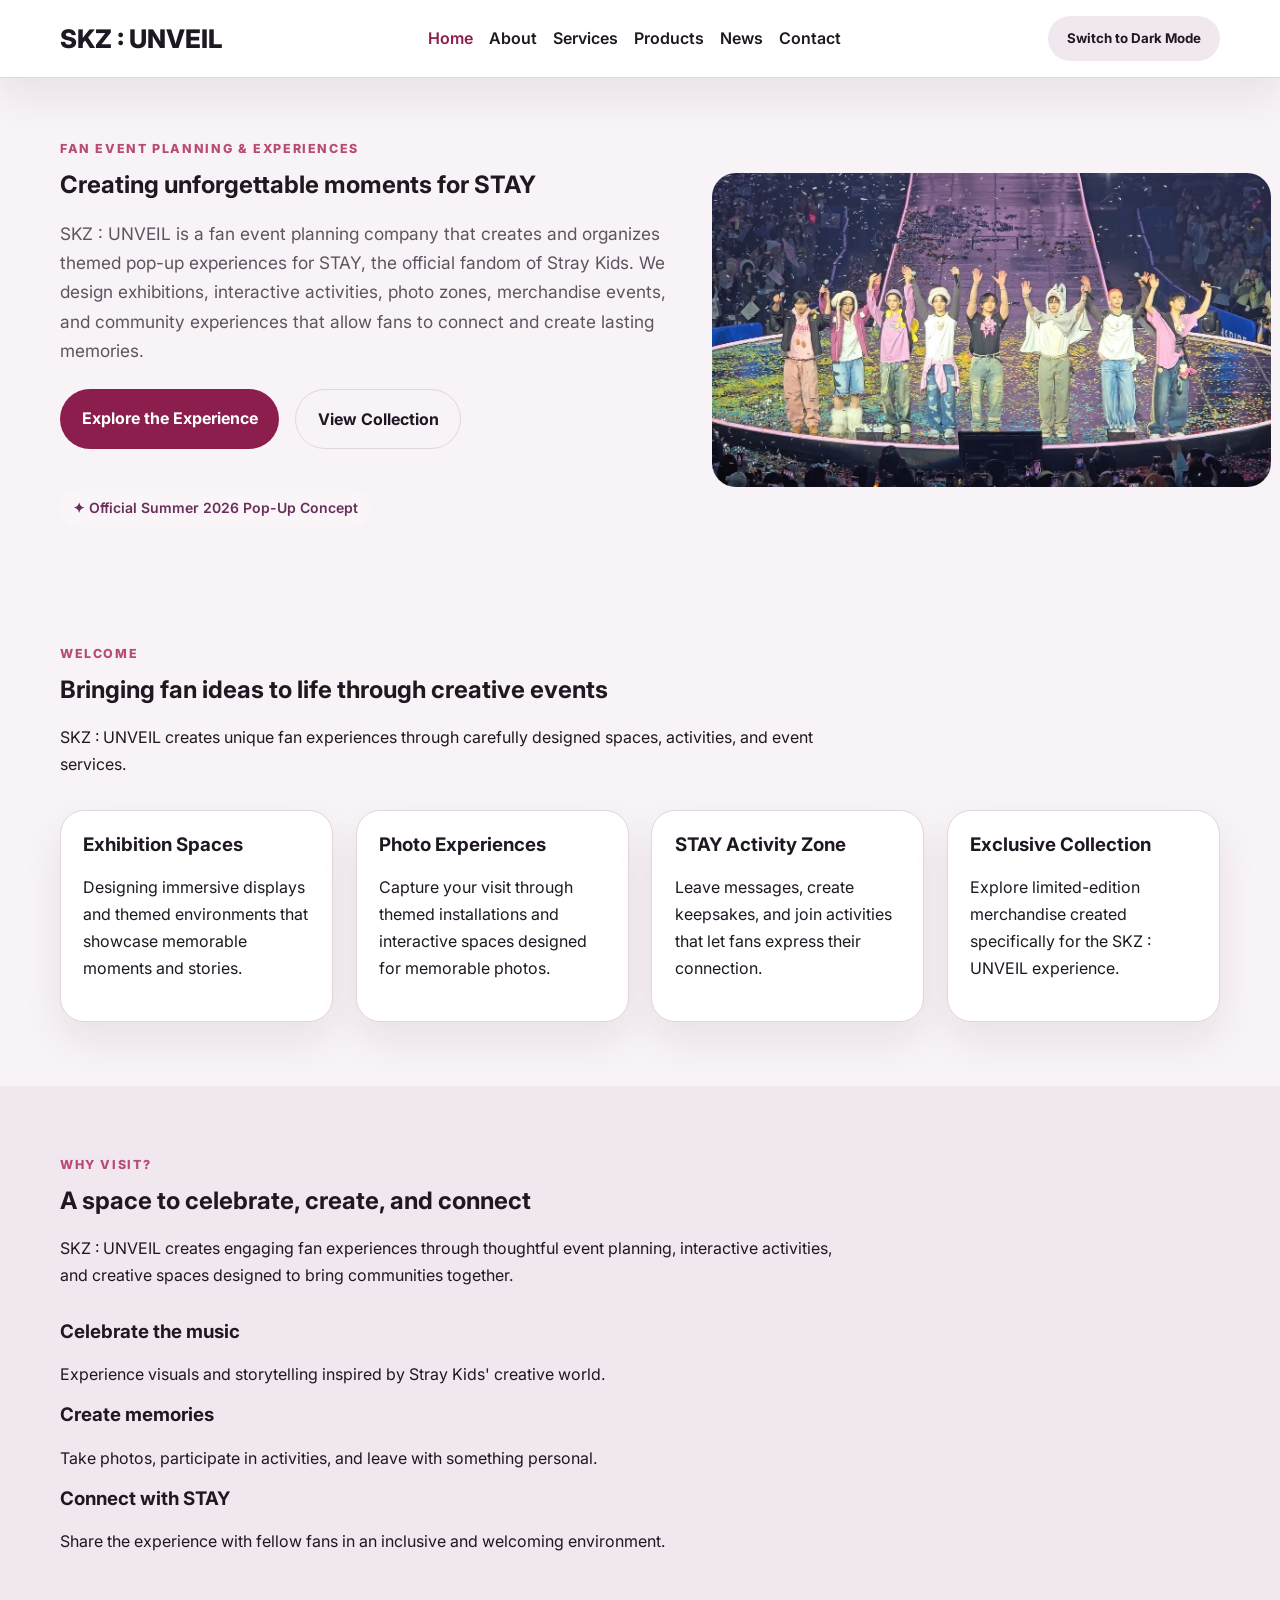
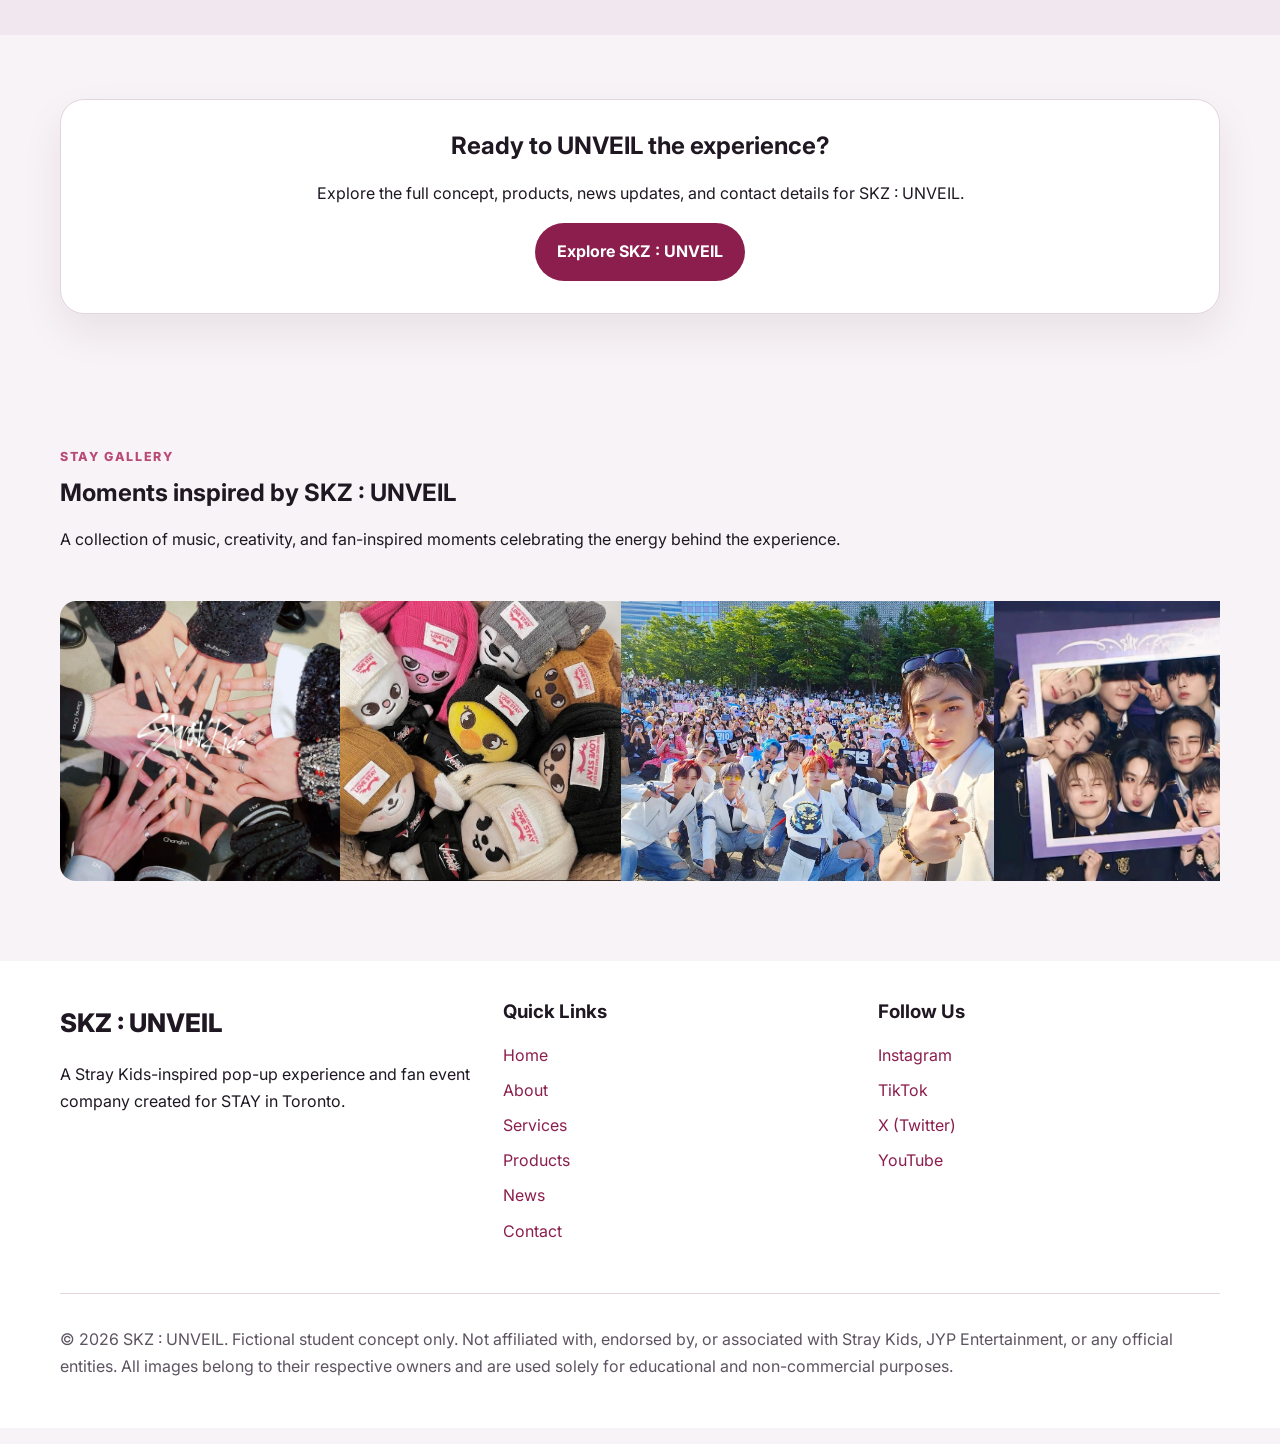
<file: index.html>
<!DOCTYPE html>
<html lang="en" data-theme="light">
<head>
  <meta charset="UTF-8" />
  <meta name="viewport" content="width=device-width, initial-scale=1.0" />
  <title>SKZ : UNVEIL | Immersive STAY Experience</title>
  
  <!-- External Google Fonts -->
  <link rel="preconnect" href="https://fonts.googleapis.com">
  <link rel="preconnect" href="https://fonts.gstatic.com" crossorigin>
  <link href="https://fonts.googleapis.com/css2?family=Inter:wght@400;500;600;700;800&family=Playfair+Display:wght@600;700&display=swap" rel="stylesheet">
  
  <!-- External CSS Stylesheet -->
  <link rel="stylesheet" href="css/style.css" />
  
  <!-- Internal CSS (Document-level overrides for Phase 1 CSS level requirement) -->
  <style>
    .hero-note { 
      display: inline-block; 
      margin-top: 1rem; 
      padding: 0.45rem 0.8rem; 
      border-radius: 999px; 
      background: rgba(255, 255, 255, 0.12); 
      color: rgb(104, 46, 92); 
      font-size: 0.875rem;
      font-weight: 600;
    }
  </style>
</head>
<body>

  <!-- Dynamic Header Placeholder (Loaded via js/components.js) -->
  <div id="header-placeholder">
    <!-- Fallback header markup used before JavaScript loads components/header.html -->
    <header class="site-header">
      <div class="container nav-wrap">
        <a class="brand" href="index.html">SKZ : UNVEIL</a>
        <nav class="site-nav" aria-label="Main navigation">
          <a href="index.html" class="active">Home</a>
          <a href="about.html">About</a>
          <a href="services.html">Services</a>
          <a href="products.html">Products</a>
          <a href="blog.html">News</a>
          <a href="contact.html">Contact</a>
        </nav>
        <button id="theme-toggle" class="theme-toggle" type="button">Switch to Dark Mode</button>
      </div>
    </header>
  </div>

  <!-- Main Content Area -->
  <main>
    <!-- Hero Section: Main welcome message and brand introduction -->
    <section class="hero">
      <div class="container hero-grid">
        <div class="hero-content">
          <span class="eyebrow">Fan Event Planning & Experiences</span>
          <h1>Creating unforgettable moments for STAY</h1>
          <p class="lead">
            SKZ : UNVEIL is a fan event planning company that creates and organizes themed pop-up experiences
            for STAY, the official fandom of Stray Kids. We design exhibitions, interactive activities,
            photo zones, merchandise events, and community experiences that allow fans to connect and
            create lasting memories.
          </p>
          <div class="hero-actions">
            <a class="btn btn-primary" href="services.html">Explore the Experience</a>
            <a class="btn btn-secondary" href="products.html">View Collection</a>
          </div>
          <!-- Internal CSS class applied here -->
          <span class="hero-note">✦ Official Summer 2026 Pop-Up Concept</span>
        </div>

        <div class="hero-panel">
          <img src="images/home-hero.jpg" alt="Concert-inspired fan meeting with lights and displays" />
        </div>
      </div>
    </section>

    <!-- Feature Section: Highlighting key pop-up experiences -->
    <section class="section">
      <div class="container">
        <div class="section-heading">
          <span class="eyebrow">Welcome</span>
          <h2>Bringing fan ideas to life through creative events</h2>
          <p>SKZ : UNVEIL creates unique fan experiences through carefully designed spaces, activities, and event services.</p>
        </div>

        <div class="feature-grid">
          <article class="feature-card">
            <h3>Exhibition Spaces</h3>
            <p>Designing immersive displays and themed environments that showcase memorable moments and stories.</p>
          </article>
          <article class="feature-card">
            <h3>Photo Experiences</h3>
            <p>Capture your visit through themed installations and interactive spaces designed for memorable photos.</p>
          </article>
          <article class="feature-card">
            <h3>STAY Activity Zone</h3>
            <p>Leave messages, create keepsakes, and join activities that let fans express their connection.</p>
          </article>
          <article class="feature-card">
            <h3>Exclusive Collection</h3>
            <p>Explore limited-edition merchandise created specifically for the SKZ : UNVEIL experience.</p>
          </article>
        </div>
      </div>
    </section>

   <!-- Info Section: Value proposition & purpose -->
<section class="section alt-section">
    <div class="container">
  
      <div class="section-heading">
        <span class="eyebrow">Why visit?</span>
        <h2>A space to celebrate, create, and connect</h2>
        <p>
          SKZ : UNVEIL creates engaging fan experiences through thoughtful event planning,
          interactive activities, and creative spaces designed to bring communities together.
        </p>
      </div>
  
      <div class="info-list">
        <div class="info-item">
          <h3>Celebrate the music</h3>
          <p>Experience visuals and storytelling inspired by Stray Kids' creative world.</p>
        </div>
  
        <div class="info-item">
          <h3>Create memories</h3>
          <p>Take photos, participate in activities, and leave with something personal.</p>
        </div>
  
        <div class="info-item">
          <h3>Connect with STAY</h3>
          <p>Share the experience with fellow fans in an inclusive and welcoming environment.</p>
        </div>
      </div>
  
    </div>
  </section>

    <!-- Call to Action Section -->
    <section class="section cta-section">
      <div class="container cta-box">
        <h2>Ready to UNVEIL the experience?</h2>
        <p>Explore the full concept, products, news updates, and contact details for SKZ : UNVEIL.</p>
        <a class="btn btn-primary" href="products.html">Explore SKZ : UNVEIL</a>
      </div>
    </section>
  
    <!-- STAY Gallery: Visual showcase of the pop-up experience -->
    <section class="section gallery-section">
      <div class="container">
        <div class="section-heading">
          <span class="eyebrow">STAY Gallery</span>
          <h2>Moments inspired by SKZ : UNVEIL</h2>
          <p>
            A collection of music, creativity, and fan-inspired moments celebrating
            the energy behind the experience.
          </p>
        </div>

        <div class="gallery-row">
            <img src="images/gallery-1.jpg" alt="SKZ hand gesture">
            <img src="images/gallery-2.jpg" alt="SKZOO inspired fan moment">
            <img src="images/gallery-3.jpg" alt="Stray Kids performance inspired image">
            <img src="images/gallery-4.jpg" alt="STAY inspired creative display">
            <img src="images/gallery-5.jpg" alt="Stray Kids inspired photo display">
            <img src="images/gallery-6.jpg" alt="Stray Kids inspired banner display">
          </div>
      </div>
    </section>
  </main>

  <!-- Dynamic Footer Placeholder (Loaded via js/components.js) -->
  <div id="footer-placeholder">
    <!-- Fallback footer markup used before JavaScript loads components/footer.html -->
    <footer class="site-footer">
      <div class="container footer-grid">
        <div>
          <h3>SKZ : UNVEIL</h3>
          <p>Step into the world of Stray Kids through a fictional fan pop-up experience created for STAY.</p>
        </div>
        <div>
          <h3>Site Links</h3>
          <ul class="footer-links">
            <li><a href="index.html">Home</a></li>
            <li><a href="about.html">About</a></li>
            <li><a href="services.html">Services</a></li>
            <li><a href="products.html">Products</a></li>
            <li><a href="blog.html">News</a></li>
            <li><a href="contact.html">Contact</a></li>
          </ul>
        </div>
        <div>
          <h3>Social</h3>
          <ul class="footer-links">
            <li><a href="#">Instagram</a></li>
            <li><a href="#">TikTok</a></li>
            <li><a href="#">X</a></li>
            <li><a href="#">YouTube</a></li>
          </ul>
        </div>
      </div>
      <div class="container footer-bottom">
        <p>&copy; 2026 SKZ : UNVEIL. Fictional student concept only.</p>
      </div>
    </footer>
  </div>

  <!-- JavaScript Scripts for Dynamic Functionality -->
  <script src="js/theme.js"></script>
  <script src="js/components.js"></script>
</body>
</html>
</file>
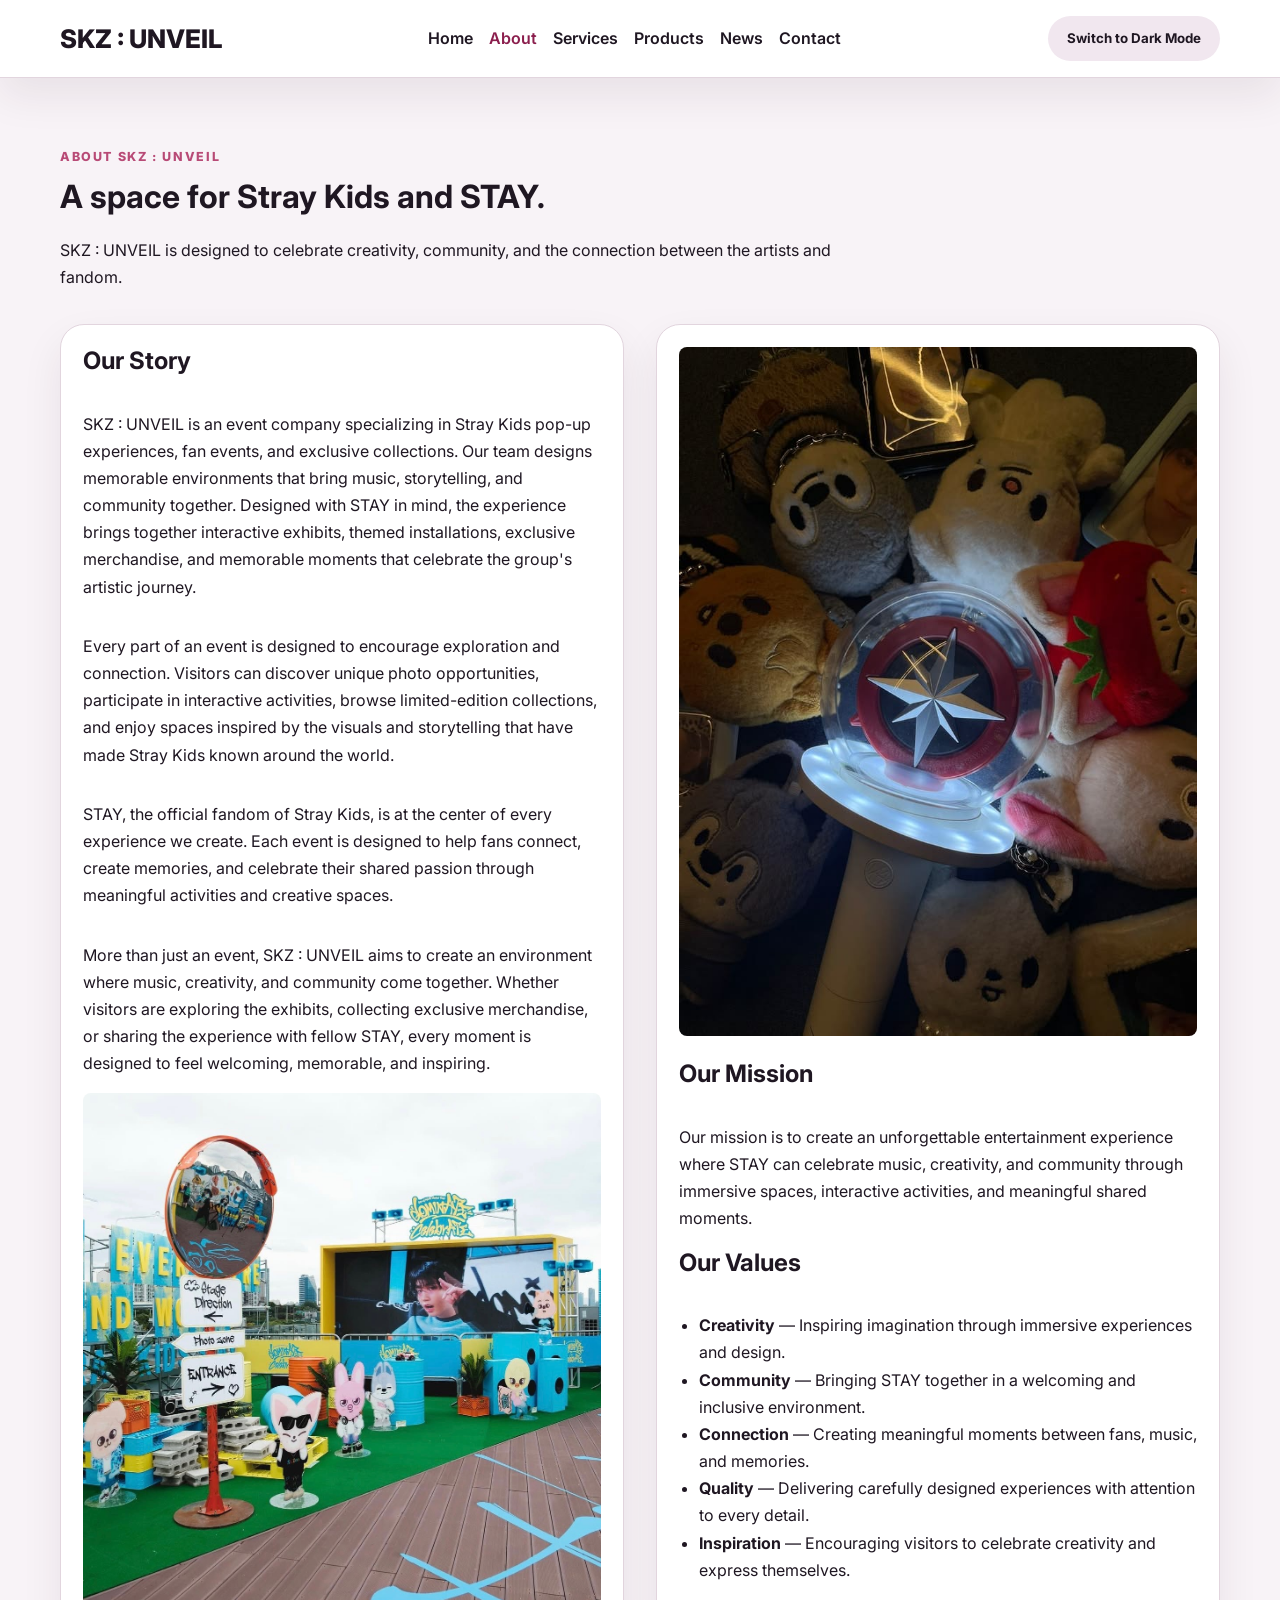
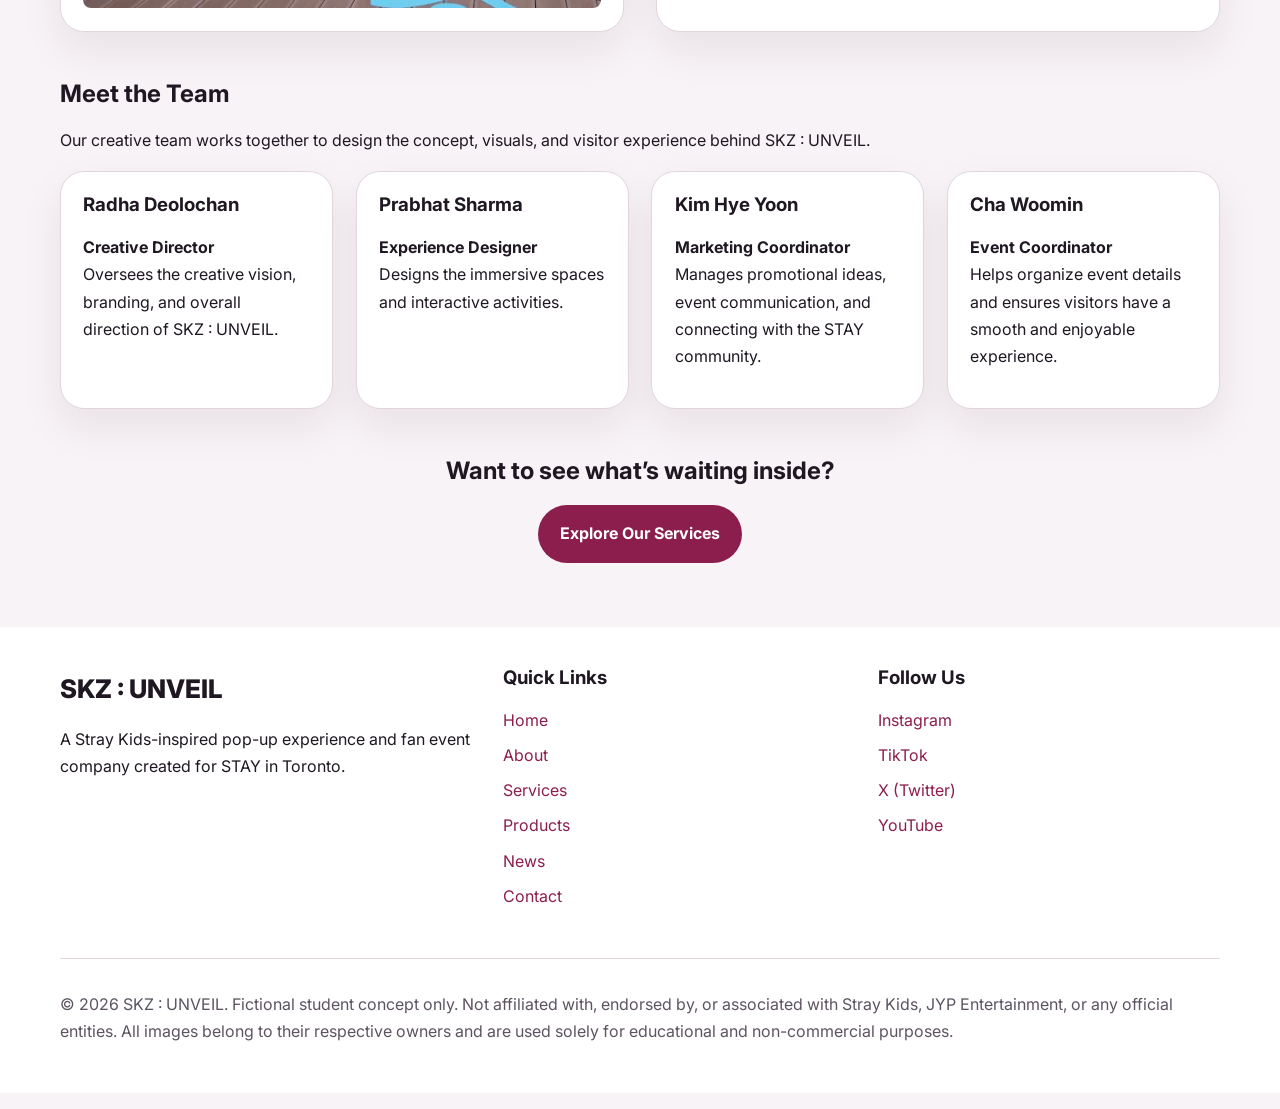
<file: about.html>
<!DOCTYPE html>
<html lang="en" data-theme="light">
<head>
  <meta charset="UTF-8" />
  <meta name="viewport" content="width=device-width, initial-scale=1.0" />
  <title>About | SKZ : UNVEIL</title>
  
  <!-- External Google Fonts -->
  <link rel="preconnect" href="https://fonts.googleapis.com">
  <link rel="preconnect" href="https://fonts.gstatic.com" crossorigin>
  <link href="https://fonts.googleapis.com/css2?family=Inter:wght@400;500;600;700;800&family=Playfair+Display:wght@600;700&display=swap" rel="stylesheet">
  
  <!-- External CSS Stylesheet -->
  <link rel="stylesheet" href="css/style.css" />

  <!-- Internal CSS (Ensures side-by-side card layout + Phase 1 CSS level requirement) -->
  <style>
    @media (min-width: 769px) {
      .about-layout {
        display: grid;
        grid-template-columns: 1fr 1fr;
        gap: 2rem;
        align-items: stretch;
      }
    }
    .about-badge {
      display: inline-block;
      padding: 0.35rem 0.75rem;
      border-radius: 6px;
      background: var(--card-bg, rgba(0,0,0,0.05));
      font-size: 0.85rem;
      font-weight: 600;
      margin-top: 0.5rem;
    }
  </style>
</head>
<body>

  <!-- Dynamic Header Placeholder (Loaded via js/components.js in Phase 2) -->
  <div id="header-placeholder">
    <!-- Fallback header markup used before JavaScript loads components/header.html -->
    <header class="site-header">
      <div class="container nav-wrap">
        <a class="brand" href="index.html">SKZ : UNVEIL</a>
        <nav class="site-nav" aria-label="Main navigation">
          <a href="index.html">Home</a>
          <a href="about.html" class="active">About</a>
          <a href="services.html">Services</a>
          <a href="products.html">Products</a>
          <a href="blog.html">News</a>
          <a href="contact.html">Contact</a>
        </nav>
        <button id="theme-toggle" class="theme-toggle" type="button">Switch to Dark Mode</button>
      </div>
    </header>
  </div>
  
  <!-- Main About Page Content -->
  <main class="section">
    <div class="container">
      <div class="section-heading">
        <span class="eyebrow">About SKZ : UNVEIL</span>
        <h1>A space for Stray Kids and STAY.</h1>
        <p>SKZ : UNVEIL is designed to celebrate creativity, community, and the connection between the artists and fandom.</p>
      </div>

      <!-- Side-by-Side Layout Container: Box 1 (Our Story) & Box 2 (Mission & Values) -->
      <div class="about-layout">

        <!-- Box 1 (Left Side): Our Story -->
        <section class="content-card">
          <h2>Our Story</h2>
      
          <p>
            SKZ : UNVEIL is an event company specializing in Stray Kids pop-up experiences, fan events, and exclusive collections. Our team designs memorable environments that bring music, storytelling, and community together. Designed with STAY in mind,
            the experience brings together interactive exhibits, themed installations,
            exclusive merchandise, and memorable moments that celebrate the group's
            artistic journey.
          </p>
      
          <p>
            Every part of an event is designed to encourage exploration and connection.
            Visitors can discover unique photo opportunities, participate in interactive
            activities, browse limited-edition collections, and enjoy spaces inspired by
            the visuals and storytelling that have made Stray Kids known around the world.
          </p>
          
          <p>
            STAY, the official fandom of Stray Kids, is at the center of every experience
            we create. Each event is designed to help fans connect, create memories, and
            celebrate their shared passion through meaningful activities and creative spaces.
          </p>
      
          <p>
            More than just an event, SKZ : UNVEIL aims to create an environment where
            music, creativity, and community come together. Whether visitors are exploring
            the exhibits, collecting exclusive merchandise, or sharing the experience
            with fellow STAY, every moment is designed to feel welcoming, memorable,
            and inspiring.
          </p>
      
          <!-- Story Image -->
          <img src="images/about-story.jpg" alt="Visitors exploring the SKZ : UNVEIL experience" style="margin-top: auto; width: 100%; border-radius: 8px;">
        </section>
      
        <!-- Box 2 (Right Side): Mission and Values -->
        <aside class="content-card">
          <!-- Image before Our Mission -->
          <img src="images/about-mission.jpg" alt="STAY community celebrating at a Stray Kids fan event" style="width: 100%; border-radius: 8px; margin-bottom: 1.5rem;">

          <h2>Our Mission</h2>
          <p>
            Our mission is to create an unforgettable entertainment experience where
            STAY can celebrate music, creativity, and community through immersive
            spaces, interactive activities, and meaningful shared moments.
          </p>
      
          <h2>Our Values</h2>
          <!-- Styled Unordered List for Option B Values Requirement -->
          <ul class="styled-list">
            <li><strong>Creativity</strong> — Inspiring imagination through immersive experiences and design.</li>
            <li><strong>Community</strong> — Bringing STAY together in a welcoming and inclusive environment.</li>
            <li><strong>Connection</strong> — Creating meaningful moments between fans, music, and memories.</li>
            <li><strong>Quality</strong> — Delivering carefully designed experiences with attention to every detail.</li>
            <li><strong>Inspiration</strong> — Encouraging visitors to celebrate creativity and express themselves.</li>
          </ul>
        </aside>
      
      </div>

      <!-- Meet the Team Section -->
      <section class="section-inner">
        <h2>Meet the Team</h2>
        <p>Our creative team works together to design the concept, visuals, and visitor experience behind SKZ : UNVEIL.</p>
        
        <div class="feature-grid">
          <article class="feature-card">
            <h3>Radha Deolochan</h3>
            <p><strong>Creative Director</strong><br>Oversees the creative vision, branding, and overall direction of SKZ : UNVEIL.</p>
          </article>
          <article class="feature-card">
            <h3>Prabhat Sharma</h3>
            <p><strong>Experience Designer</strong><br>Designs the immersive spaces and interactive activities.</p>
          </article>
          <article class="feature-card">
            <h3>Kim Hye Yoon</h3>
            <p><strong>Marketing Coordinator</strong><br>Manages promotional ideas, event communication, and connecting with the STAY community.</p>
          </article>
          <article class="feature-card">
            <h3>Cha Woomin</h3>
            <p><strong>Event Coordinator</strong><br>Helps organize event details and ensures visitors have a smooth and enjoyable experience.</p>
          </article>
        </div>
      </section>

      <!-- Bottom Call To Action -->
      <section class="section-inner center-cta">
        <h2>Want to see what’s waiting inside?</h2>
        <a class="btn btn-primary" href="services.html">Explore Our Services</a>
      </section>
    </div>
  </main>

  <!-- Dynamic Footer Placeholder (Loaded via js/components.js in Phase 2) -->
  <div id="footer-placeholder">
    <!-- Fallback footer markup used before JavaScript loads components/footer.html -->
    <footer class="site-footer">
      <div class="container footer-grid">
        <div>
          <h3>SKZ : UNVEIL</h3>
          <p>A fictional student concept inspired by Stray Kids and STAY.</p>
        </div>
        <div>
          <h3>Site Links</h3>
          <ul class="footer-links">
            <li><a href="index.html">Home</a></li>
            <li><a href="about.html">About</a></li>
            <li><a href="services.html">Services</a></li>
            <li><a href="products.html">Products</a></li>
            <li><a href="blog.html">News</a></li>
            <li><a href="contact.html">Contact</a></li>
          </ul>
        </div>
        <div>
          <h3>Social</h3>
          <ul class="footer-links">
            <li><a href="#">Instagram</a></li>
            <li><a href="#">TikTok</a></li>
            <li><a href="#">X</a></li>
            <li><a href="#">YouTube</a></li>
          </ul>
        </div>
      </div>
      <div class="container footer-bottom">
        <p>&copy; 2026 SKZ : UNVEIL. Fictional student concept only.</p>
      </div>
    </footer>
  </div>

  <!-- External JavaScript Scripts -->
  <script src="js/theme.js"></script>
  <script src="js/components.js"></script>
</body>
</html>
</file>
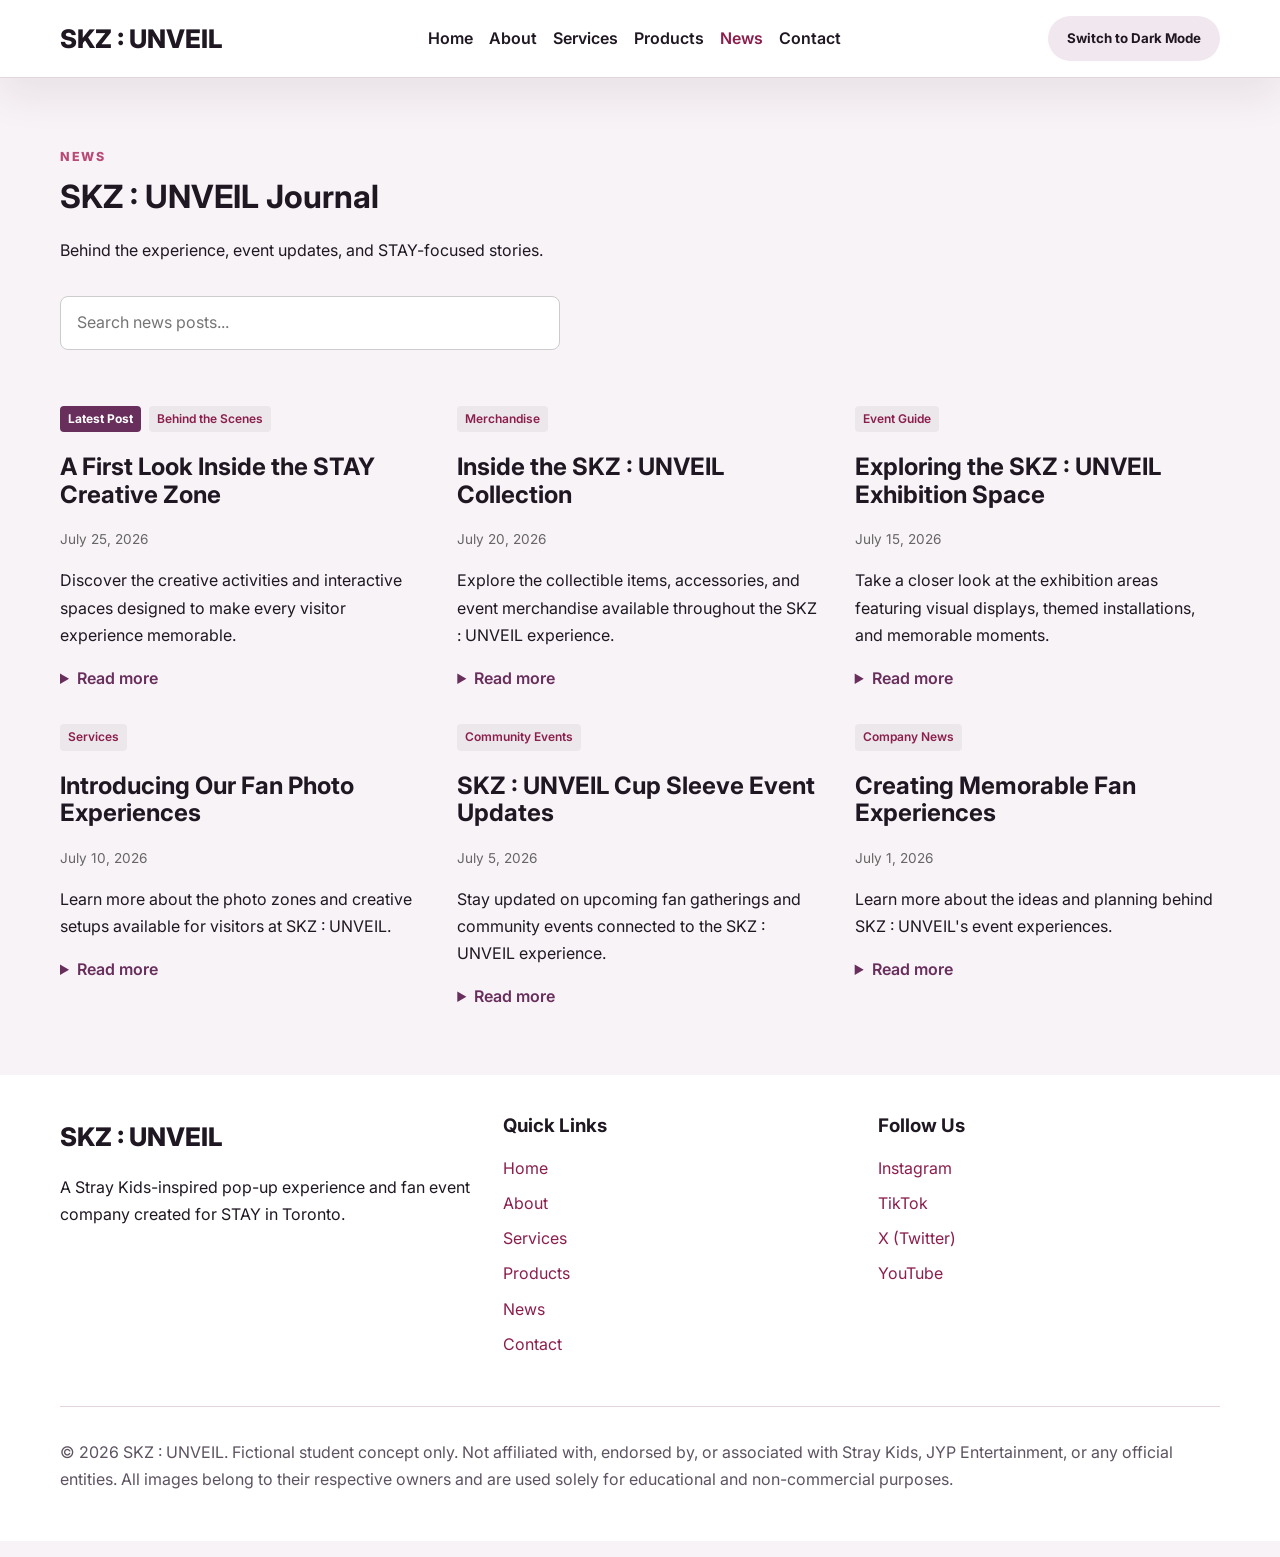
<file: blog.html>
<!DOCTYPE html>
<html lang="en" data-theme="light">
<head>
  <!-- Basic Meta Tags -->
  <meta charset="UTF-8" />
  <meta name="viewport" content="width=device-width, initial-scale=1.0" />
  
  <!-- Page Title -->
  <title>News | SKZ : UNVEIL</title>

  <!-- Typography & Google Fonts Preconnections -->
  <link rel="preconnect" href="https://fonts.googleapis.com">
  <link rel="preconnect" href="https://fonts.gstatic.com" crossorigin>
  <link href="https://fonts.googleapis.com/css2?family=Inter:wght@400;500;600;700;800&family=Playfair+Display:wght@600;700&display=swap" rel="stylesheet">

  <!-- External Stylesheet -->
  <link rel="stylesheet" href="css/style.css" />

  <!-- Internal CSS (Document-level overrides for Phase 1 CSS level requirement) -->
  <style>
    .filter-wrap input[type="text"] {
      width: 100%;
      max-width: 500px;
      padding: 0.75rem 1rem;
      border: 1px solid var(--border-color, #ccc);
      border-radius: 8px;
      font-size: 1rem;
      margin-bottom: 2rem;
      transition: border-color 0.2s ease, box-shadow 0.2s ease;
    }
    .filter-wrap input[type="text"]:focus {
      outline: none;
      border-color: var(--primary-color, #682e5c);
      box-shadow: 0 0 0 3px rgba(104, 46, 92, 0.15);
    }
    .blog-grid {
      display: grid;
      grid-template-columns: repeat(auto-fill, minmax(300px, 1fr));
      gap: 2rem;
      margin-top: 1rem;
    }
  </style>
</head>
<body>

  <!-- Dynamic Header Placeholder (Loaded via js/components.js in Phase 2) -->
  <div id="header-placeholder">
    <!-- Fallback header markup used before JavaScript loads components/header.html -->
    <header class="site-header">
      <div class="container nav-wrap">
        <!-- Brand / Logo Link -->
        <a class="brand" href="index.html">SKZ : UNVEIL</a>

        <!-- Primary Site Navigation Links -->
        <nav class="site-nav" aria-label="Main navigation">
          <a href="index.html">Home</a>
          <a href="about.html">About</a>
          <a href="services.html">Services</a>
          <a href="products.html">Products</a>
          <a href="blog.html" class="active">News</a>
          <a href="contact.html">Contact</a>
        </nav>

        <!-- Theme Switcher Toggle Button -->
        <button id="theme-toggle" class="theme-toggle" type="button">Switch to Dark Mode</button>
      </div>
    </header>
  </div>

  <!-- MAIN CONTENT: NEWS / JOURNAL SECTION -->
  <main class="section">
    <div class="container">

      <!-- Section Title & Subheading -->
      <div class="section-heading">
        <span class="eyebrow">News</span>
        <h1>SKZ : UNVEIL Journal</h1>
        <p>Behind the experience, event updates, and STAY-focused stories.</p>
      </div>

      <!-- Search Input Wrapper (Live Filter Feature) -->
      <div class="filter-wrap">
        <input type="text" id="filter-input" placeholder="Search news posts..." aria-label="Search news articles" />
        <!-- Message displayed dynamically by JS when no search matches exist -->
        <p id="no-results" style="display: none; color: #888; font-style: italic;">No news posts found matching your query.</p>
      </div>

      <!-- DYNAMIC POST CONTAINER -->
      <!-- Posts dynamically fetched and injected from data/posts.json via js/blog.js -->
      <div id="blog-list" class="blog-grid"></div>

    </div>
  </main>

  <!-- Dynamic Footer Placeholder (Loaded via js/components.js in Phase 2) -->
  <div id="footer-placeholder">
    <!-- Fallback footer markup used before JavaScript loads components/footer.html -->
    <footer class="site-footer">
      <div class="container footer-grid">
        <!-- Brand Mission / Note -->
        <div>
          <h3>SKZ : UNVEIL</h3>
          <p>Fictional journal updates for a student-designed pop-up experience concept.</p>
        </div>

        <!-- Quick Navigation Footer Links -->
        <div>
          <h3>Site Links</h3>
          <ul class="footer-links">
            <li><a href="index.html">Home</a></li>
            <li><a href="about.html">About</a></li>
            <li><a href="services.html">Services</a></li>
            <li><a href="products.html">Products</a></li>
            <li><a href="blog.html">News</a></li>
            <li><a href="contact.html">Contact</a></li>
          </ul>
        </div>

        <!-- Social Media Links -->
        <div>
          <h3>Social</h3>
          <ul class="footer-links">
            <li><a href="#">Instagram</a></li>
            <li><a href="#">TikTok</a></li>
            <li><a href="#">X</a></li>
            <li><a href="#">YouTube</a></li>
          </ul>
        </div>
      </div>

      <!-- Copyright Notice -->
      <div class="container footer-bottom">
        <p>&copy; 2026 SKZ : UNVEIL. Fictional student concept only.</p>
      </div>
    </footer>
  </div>

  <!-- JAVASCRIPT ATTACHMENTS -->
  <script src="js/theme.js"></script>      <!-- Handles dark/light theme switching -->
  <script src="js/components.js"></script> <!-- Loads header/footer placeholders -->
  <script src="js/blog.js"></script>       <!-- Fetches posts.json & renders post cards -->
  <script src="js/filter.js"></script>     <!-- Filters post cards live via search -->

</body>
</html>
</file>
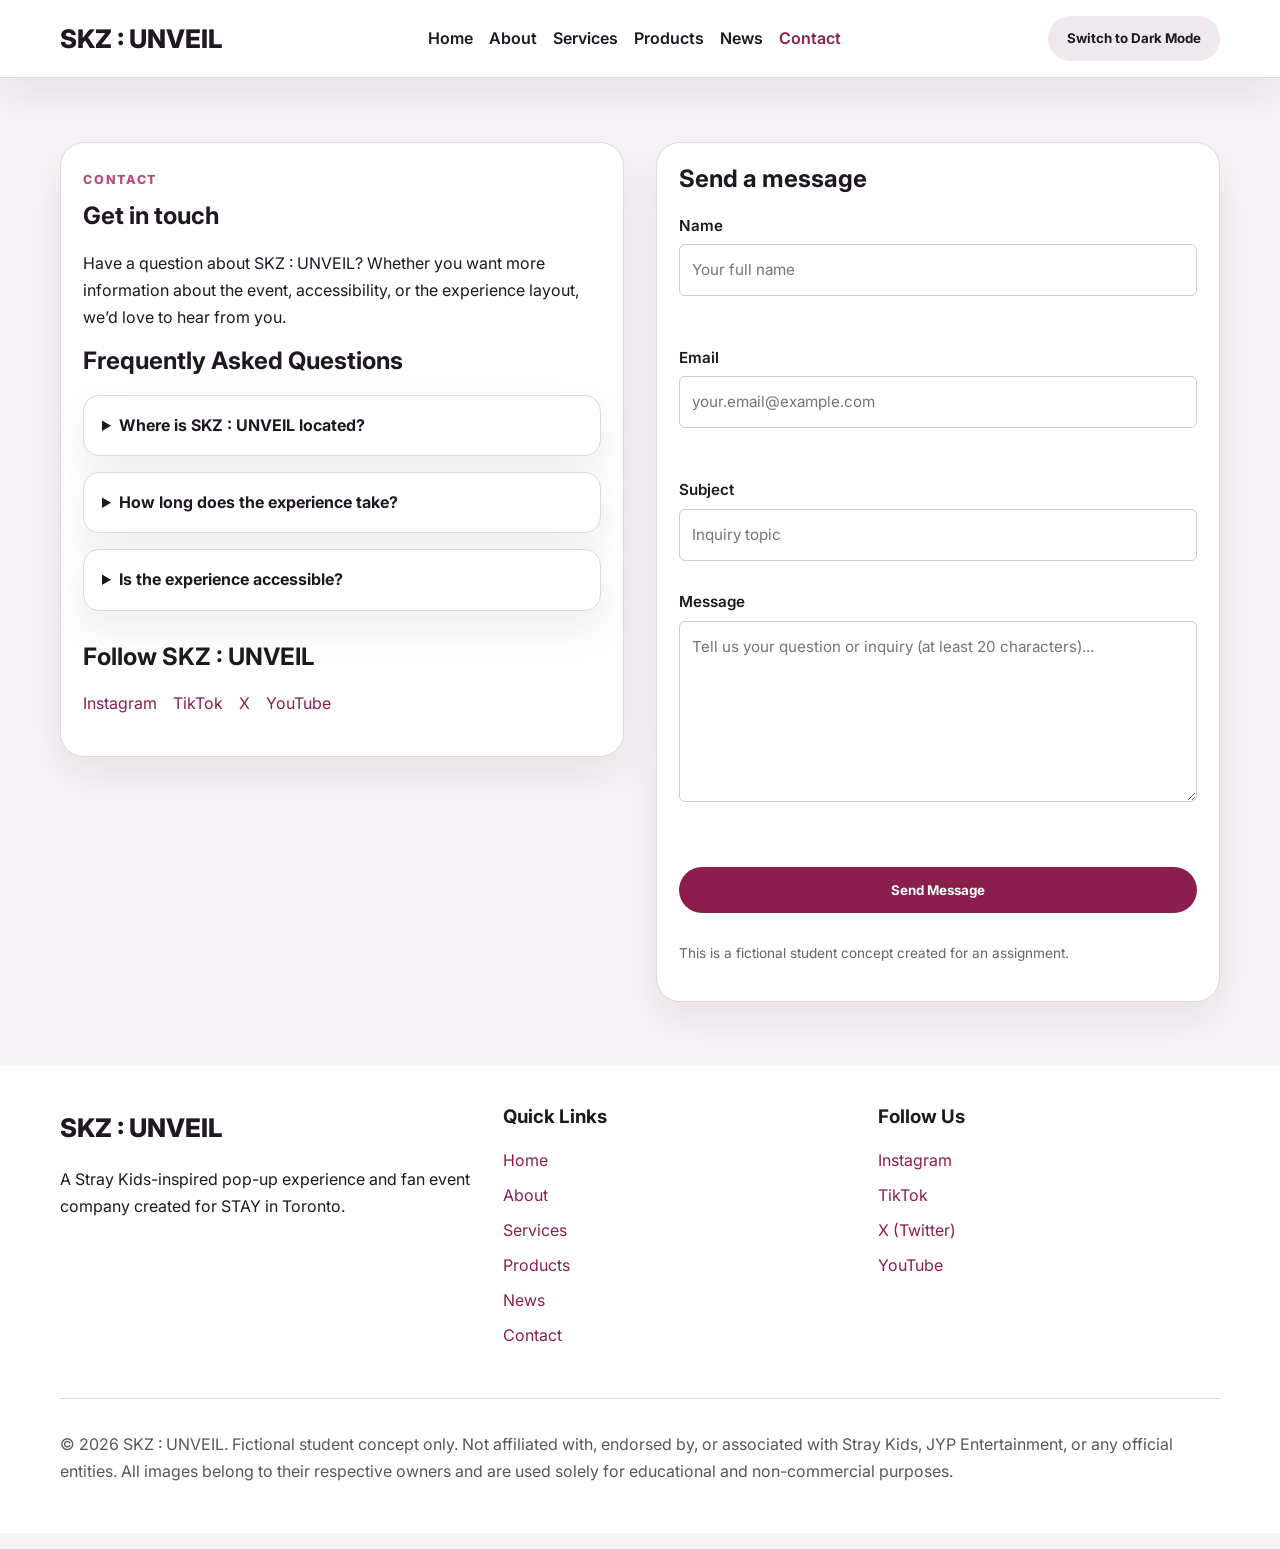
<file: contact.html>
<!DOCTYPE html>
<html lang="en" data-theme="light">
<head>
  <meta charset="UTF-8" />
  <meta name="viewport" content="width=device-width, initial-scale=1.0" />
  <title>Contact | SKZ : UNVEIL</title>

  <!-- Typography & Google Fonts Preconnections -->
  <link rel="preconnect" href="https://fonts.googleapis.com">
  <link rel="preconnect" href="https://fonts.gstatic.com" crossorigin>
  <link href="https://fonts.googleapis.com/css2?family=Inter:wght@400;500;600;700;800&family=Playfair+Display:wght@600;700&display=swap" rel="stylesheet">

  <!-- External Stylesheet -->
  <link rel="stylesheet" href="css/style.css" />

  <!-- Internal CSS (Document-level overrides for Phase 1 CSS level requirement) -->
  <style>
    .contact-grid {
      display: grid;
      grid-template-columns: 1fr 1fr;
      gap: 2rem;
      align-items: start;
    }
    .form-group label {
      display: block;
      font-weight: 600;
      margin-bottom: 0.35rem;
      font-size: 0.95rem;
    }
    .form-group input,
    .form-group textarea {
      width: 100%;
      padding: 0.75rem;
      border: 1px solid var(--border-color, #ccc);
      border-radius: 6px;
      font-family: inherit;
      font-size: 0.95rem;
    }
    .form-group input:focus,
    .form-group textarea:focus {
      outline: none;
      border-color: var(--primary-color, #682e5c);
      box-shadow: 0 0 0 3px rgba(104, 46, 92, 0.15);
    }
    .error-msg {
      color: #e11d48;
      font-size: 0.85rem;
      display: block;
      margin-top: 0.25rem;
      min-height: 1.2em;
    }
    @media (max-width: 768px) {
      .contact-grid {
        grid-template-columns: 1fr;
      }
    }
  </style>
</head>
<body>

  <!-- Dynamic Header Placeholder (Loaded via js/components.js in Phase 2) -->
  <div id="header-placeholder">
    <!-- Fallback header markup used before JavaScript loads components/header.html -->
    <header class="site-header">
      <div class="container nav-wrap">
        <a class="brand" href="index.html">SKZ : UNVEIL</a>
        <nav class="site-nav" aria-label="Main navigation">
          <a href="index.html">Home</a>
          <a href="about.html">About</a>
          <a href="services.html">Services</a>
          <a href="products.html">Products</a>
          <a href="blog.html">News</a>
          <a href="contact.html" class="active">Contact</a>
        </nav>
        <button id="theme-toggle" class="theme-toggle" type="button">Switch to Dark Mode</button>
      </div>
    </header>
  </div>

  <!-- MAIN CONTENT: CONTACT & FAQ SECTION -->
  <main class="section">
    <div class="container contact-grid">

      <!-- Left Column: FAQ & Info -->
      <section class="content-card">
        <span class="eyebrow">Contact</span>
        <h1>Get in touch</h1>
        <p>
          Have a question about SKZ : UNVEIL? Whether you want more information about the event,
          accessibility, or the experience layout, we’d love to hear from you.
        </p>

        <h2>Frequently Asked Questions</h2>
        <div class="faq">
          <details>
            <summary>Where is SKZ : UNVEIL located?</summary>
            <p>The pop-up is fictional for this assignment concept and is based in Toronto, Ontario.</p>
          </details>
          <details>
            <summary>How long does the experience take?</summary>
            <p>Visitors can explore at their own pace. We recommend allowing 3-5 hours.</p>
          </details>
          <details>
            <summary>Is the experience accessible?</summary>
            <p>Yes — the concept includes accessible spaces and visitor support throughout the event.</p>
          </details>
        </div>

        <div class="social-block" style="margin-top: 2rem;">
          <h2>Follow SKZ : UNVEIL</h2>
          <div style="display: flex; gap: 1rem; flex-wrap: wrap; margin-top: 0.5rem;">
            <a href="#">Instagram</a>
            <a href="#">TikTok</a>
            <a href="#">X</a>
            <a href="#">YouTube</a>
          </div>
        </div>
      </section>

      <!-- Right Column: Interactive Form (Target for js/validate.js) -->
      <section class="content-card">
        <h2>Send a message</h2>
        
        <!-- Form Container with explicit ID for js/validate.js -->
        <form id="contact-form" class="contact-form" novalidate>
          <!-- Name Input -->
          <div class="form-group">
            <label for="name">Name</label>
            <input type="text" id="name" name="name" placeholder="Your full name" aria-describedby="name-error" />
            <span class="error-msg" id="name-error" aria-live="polite"></span>
          </div>

          <!-- Email Input -->
          <div class="form-group" style="margin-top: 1rem;">
            <label for="email">Email</label>
            <input type="email" id="email" name="email" placeholder="your.email@example.com" aria-describedby="email-error" />
            <span class="error-msg" id="email-error" aria-live="polite"></span>
          </div>

          <!-- Subject Input -->
          <div class="form-group" style="margin-top: 1rem;">
            <label for="subject">Subject</label>
            <input type="text" id="subject" name="subject" placeholder="Inquiry topic" />
          </div>

          <!-- Message Input -->
          <div class="form-group" style="margin-top: 1rem;">
            <label for="message">Message</label>
            <textarea id="message" name="message" rows="6" placeholder="Tell us your question or inquiry (at least 20 characters)..." aria-describedby="message-error"></textarea>
            <span class="error-msg" id="message-error" aria-live="polite"></span>
          </div>

          <button type="submit" class="btn btn-primary" style="margin-top: 1.5rem;">Send Message</button>
          <p class="form-note" style="margin-top: 1rem; font-size:0.85rem; color:#666;">This is a fictional student concept created for an assignment.</p>
        </form>

        <!-- Dynamic Success Message Container -->
        <div id="form-success" role="alert" style="display: none; padding: 1.5rem; background: #e6f4ea; color: #137333; border-radius: 8px; margin-top: 1rem;">
          <h3>Thank you for reaching out!</h3>
          <p>Your message has been validated and sent successfully. The SKZ : UNVEIL team will reply soon.</p>
        </div>

      </section>

    </div>
  </main>

  <!-- Dynamic Footer Placeholder (Loaded via js/components.js in Phase 2) -->
  <div id="footer-placeholder">
    <!-- Fallback footer markup used before JavaScript loads components/footer.html -->
    <footer class="site-footer">
      <div class="container footer-grid">
        <div>
          <h3>SKZ : UNVEIL</h3>
          <p>A fictional student concept inspired by Stray Kids and STAY.</p>
        </div>
        <div>
          <h3>Site Links</h3>
          <ul class="footer-links">
            <li><a href="index.html">Home</a></li>
            <li><a href="about.html">About</a></li>
            <li><a href="services.html">Services</a></li>
            <li><a href="products.html">Products</a></li>
            <li><a href="blog.html">News</a></li>
            <li><a href="contact.html">Contact</a></li>
          </ul>
        </div>
        <div>
          <h3>Social</h3>
          <ul class="footer-links">
            <li><a href="#">Instagram</a></li>
            <li><a href="#">TikTok</a></li>
            <li><a href="#">X</a></li>
            <li><a href="#">YouTube</a></li>
          </ul>
        </div>
      </div>
      <div class="container footer-bottom">
        <p>&copy; 2026 SKZ : UNVEIL. Fictional student concept only.</p>
      </div>
    </footer>
  </div>

  <!-- JAVASCRIPT ATTACHMENTS -->
  <script src="js/theme.js"></script>
  <script src="js/components.js"></script>
  <script src="js/validate.js"></script>

</body>
</html>
</file>
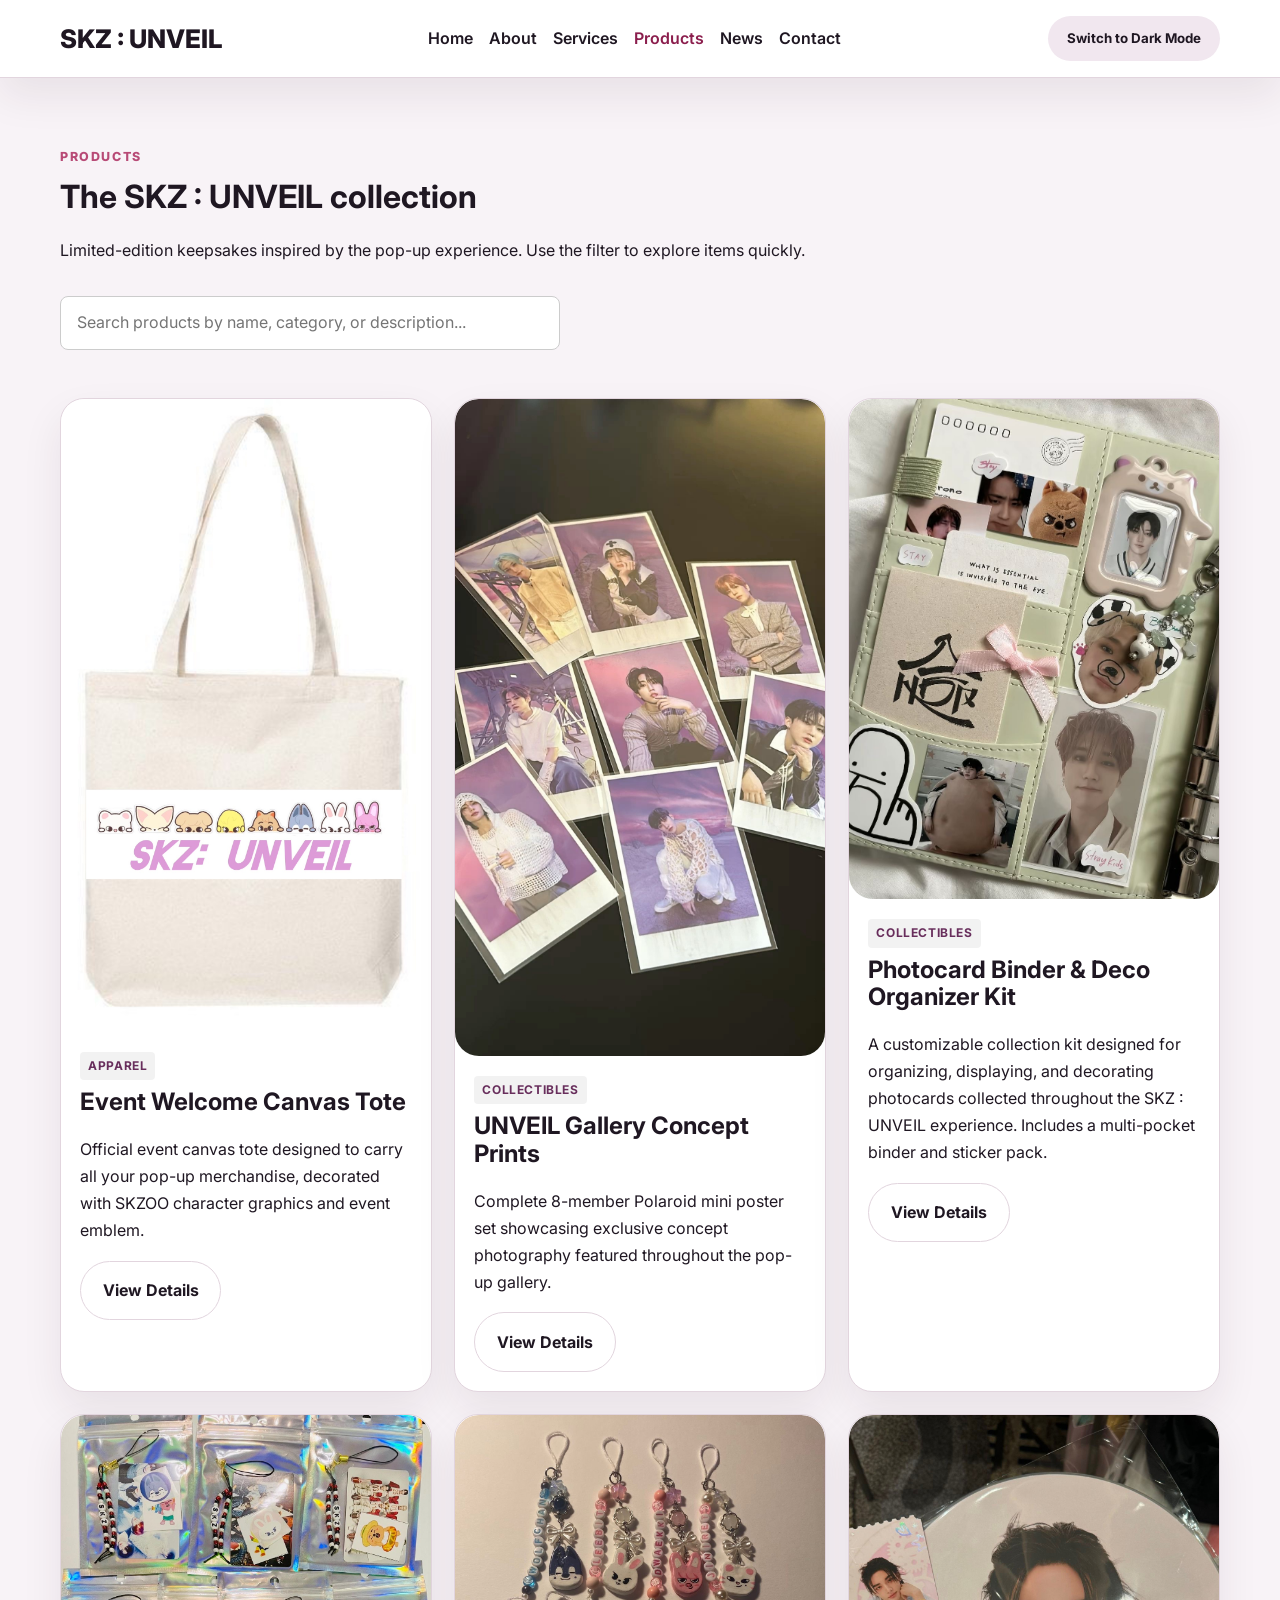
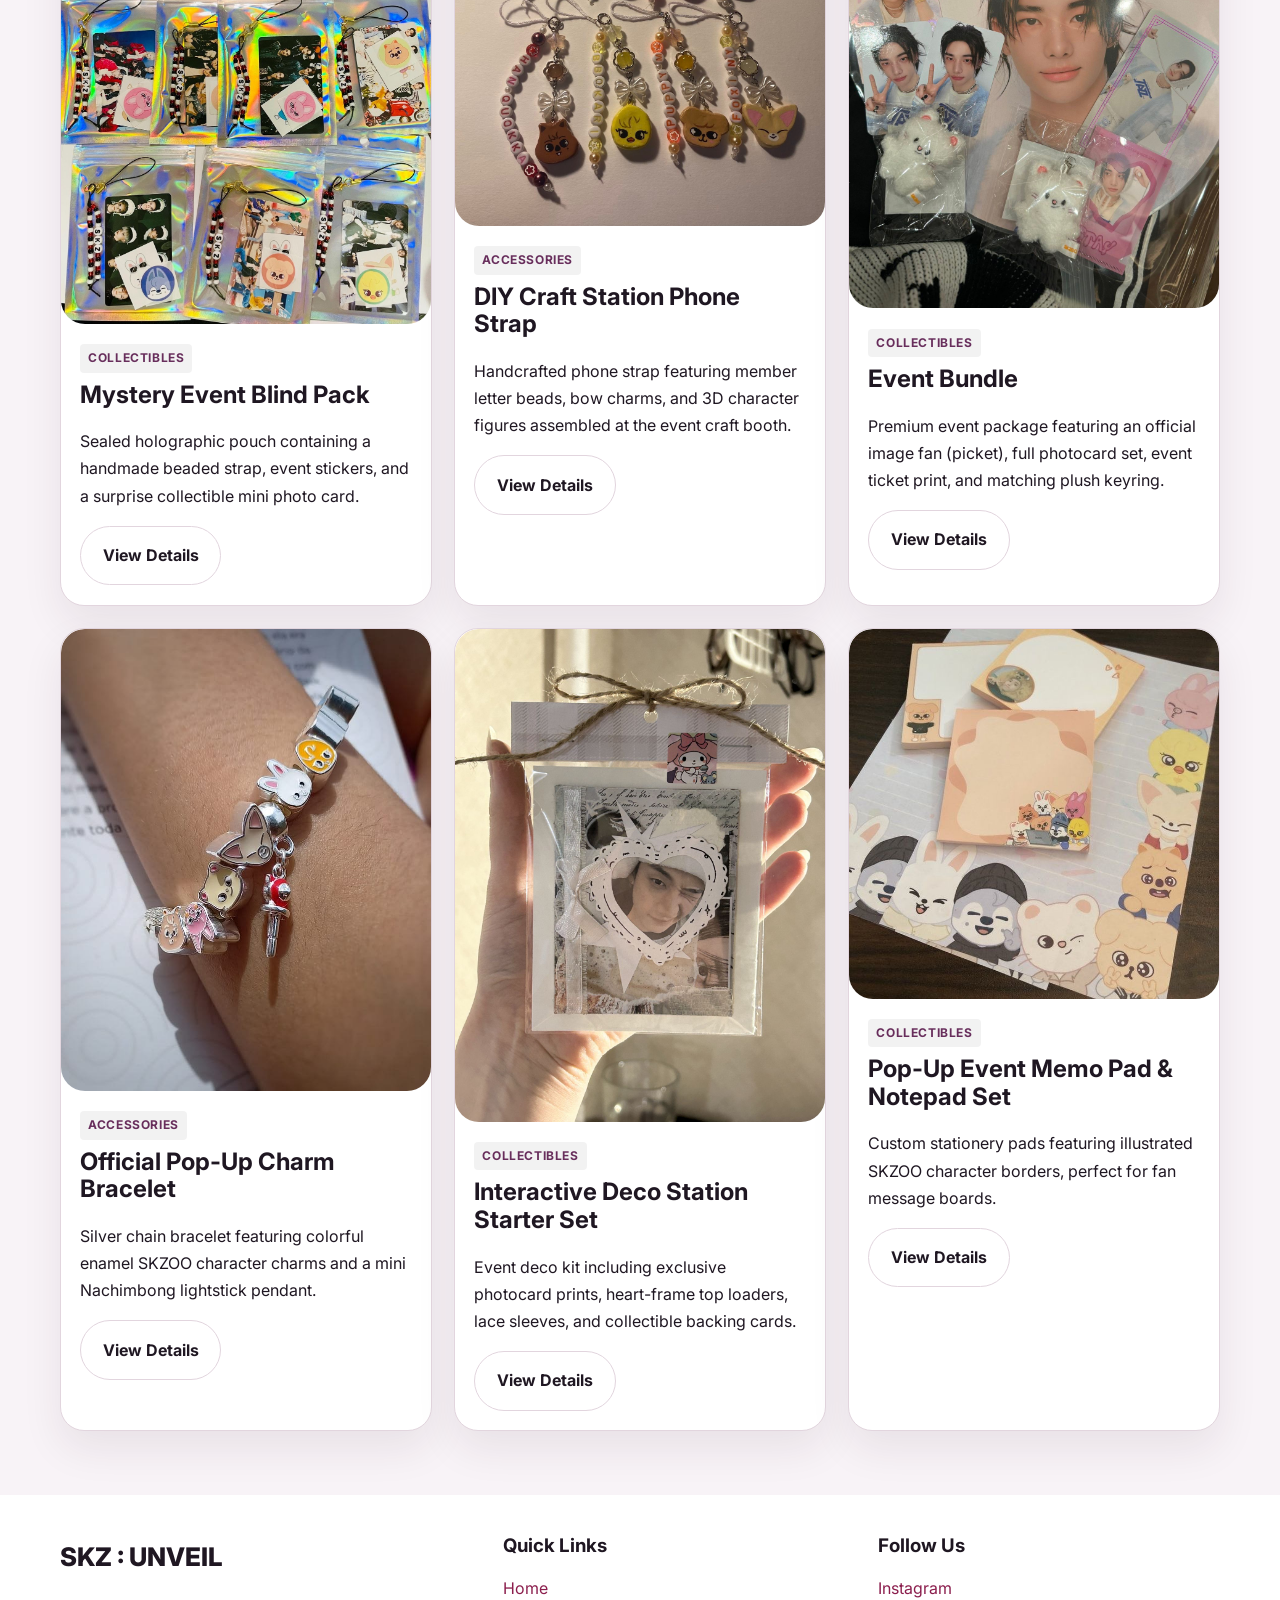
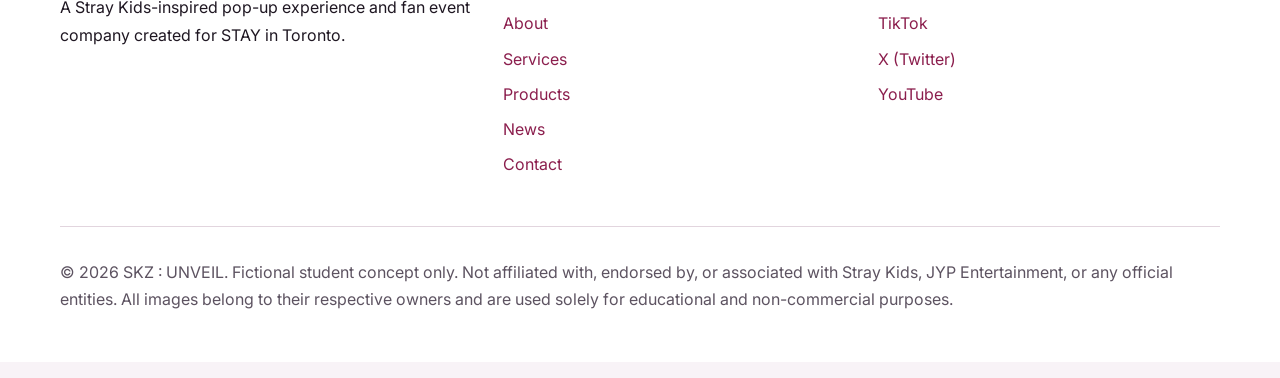
<file: products.html>
<!DOCTYPE html>
<html lang="en" data-theme="light">
<head>
  <meta charset="UTF-8" />
  <meta name="viewport" content="width=device-width, initial-scale=1.0" />
  <title>Products | SKZ : UNVEIL</title>

  <!-- External Google Fonts -->
  <link rel="preconnect" href="https://fonts.googleapis.com">
  <link rel="preconnect" href="https://fonts.gstatic.com" crossorigin>
  <link href="https://fonts.googleapis.com/css2?family=Inter:wght@400;500;600;700;800&family=Playfair+Display:wght@600;700&display=swap" rel="stylesheet">

  <!-- External Stylesheet -->
  <link rel="stylesheet" href="css/style.css" />

  <!-- Internal CSS (Document-level overrides for Phase 1 CSS level requirement) -->
  <style>
    .filter-wrap input[type="text"] {
      width: 100%;
      max-width: 500px;
      padding: 0.75rem 1rem;
      border: 1px solid var(--border-color, #ccc);
      border-radius: 8px;
      font-size: 1rem;
      margin-bottom: 1.5rem;
      transition: border-color 0.2s ease, box-shadow 0.2s ease;
    }
    .filter-wrap input[type="text"]:focus {
      outline: none;
      border-color: var(--primary-color, #682e5c);
      box-shadow: 0 0 0 3px rgba(104, 46, 92, 0.15);
    }
    .tag {
      display: inline-block;
      text-transform: uppercase;
      font-size: 0.75rem;
      font-weight: 700;
      letter-spacing: 0.05em;
      padding: 0.25rem 0.5rem;
      border-radius: 4px;
      background: var(--card-bg, rgba(0,0,0,0.05));
      color: var(--primary-color, #682e5c);
      margin-bottom: 0.5rem;
    }
  </style>
</head>
<body>
  
  <!-- Dynamic Header Placeholder (Loaded via js/components.js in Phase 2) -->
  <div id="header-placeholder">
    <!-- Fallback header markup used before JavaScript loads components/header.html -->
    <header class="site-header">
      <div class="container nav-wrap">
        <a class="brand" href="index.html">SKZ : UNVEIL</a>

        <nav class="site-nav" aria-label="Main navigation">
          <a href="index.html">Home</a>
          <a href="about.html">About</a>
          <a href="services.html">Services</a>
          <a href="products.html" class="active">Products</a>
          <a href="blog.html">News</a>
          <a href="contact.html">Contact</a>
        </nav>

        <button id="theme-toggle" class="theme-toggle" type="button">Switch to Dark Mode</button>
      </div>
    </header>
  </div>

  <!-- Main Content Area: Products Section -->
  <main class="section">
    <div class="container">

      <!-- Section Heading -->
      <div class="section-heading">
        <span class="eyebrow">Products</span>
        <h1>The SKZ : UNVEIL collection</h1>
        <p>Limited-edition keepsakes inspired by the pop-up experience. Use the filter to explore items quickly.</p>
      </div>
  
      <!-- Live Filter / Search Control -->
      <div class="filter-wrap">
        <input type="text" id="filter-input" placeholder="Search products by name, category, or description..." aria-label="Search products" />
        <p id="no-results" style="display: none; color: #888; font-style: italic;">No matching products found.</p>
      </div>
  
      <!-- Product Showcase Grid -->
      <div class="product-grid">
  
        <!-- Product Card 1 -->
        <article class="product-card">
          <img src="images/photo-output.jpeg" alt="Event Welcome Canvas Tote" />
          <div class="product-body">
            <span class="tag">apparel</span>
            <h2 class="card-title">Event Welcome Canvas Tote</h2>
            <p>Official event canvas tote designed to carry all your pop-up merchandise, decorated with SKZOO character graphics and event emblem.</p>
            <a class="btn btn-secondary" href="contact.html">View Details</a>
          </div>
        </article>
  
        <!-- Product Card 2 -->
        <article class="product-card">
          <img src="images/IMG_4382.jpg" alt="UNVEIL Gallery Concept Prints" />
          <div class="product-body">
            <span class="tag">collectibles</span>
            <h2 class="card-title">UNVEIL Gallery Concept Prints</h2>
            <p>Complete 8-member Polaroid mini poster set showcasing exclusive concept photography featured throughout the pop-up gallery.</p>
            <a class="btn btn-secondary" href="contact.html">View Details</a>
          </div>
        </article>

        <!-- Product Card 3 -->
        <article class="product-card">
          <img src="images/IMG_4396.jpg" alt="Photocard Binder & Deco Organizer Kit" />
          <div class="product-body">
            <span class="tag">collectibles</span>
            <h2 class="card-title">Photocard Binder & Deco Organizer Kit</h2>
            <p>A customizable collection kit designed for organizing, displaying, and decorating photocards collected throughout the SKZ : UNVEIL experience. Includes a multi-pocket binder and sticker pack.</p>
            <a class="btn btn-secondary" href="contact.html">View Details</a>
          </div>
        </article>

        <!-- Product Card 4 -->
        <article class="product-card">
          <img src="images/IMG_4392.jpg" alt="Mystery Event Blind Pack" />
          <div class="product-body">
            <span class="tag">collectibles</span>
            <h2 class="card-title">Mystery Event Blind Pack</h2>
            <p>Sealed holographic pouch containing a handmade beaded strap, event stickers, and a surprise collectible mini photo card.</p>
            <a class="btn btn-secondary" href="contact.html">View Details</a>
          </div>
        </article>

        <!-- Product Card 5 -->
        <article class="product-card">
          <img src="images/IMG_4390.jpeg" alt="DIY Craft Station Phone Strap" />
          <div class="product-body">
            <span class="tag">accessories</span>
            <h2 class="card-title">DIY Craft Station Phone Strap</h2>
            <p>Handcrafted phone strap featuring member letter beads, bow charms, and 3D character figures assembled at the event craft booth.</p>
            <a class="btn btn-secondary" href="contact.html">View Details</a>
          </div>
        </article>

        <!-- Product Card 6 -->
        <article class="product-card">
          <img src="images/IMG_4387.jpg" alt="VIP Member Fan Experience Kit" />
          <div class="product-body">
            <span class="tag">collectibles</span>
            <h2 class="card-title">Event Bundle</h2>
            <p>Premium event package featuring an official image fan (picket), full photocard set, event ticket print, and matching plush keyring.</p>
            <a class="btn btn-secondary" href="contact.html">View Details</a>
          </div>
        </article>

        <!-- Product Card 7 -->
        <article class="product-card">
          <img src="images/IMG_4408.jpg" alt="Official Pop-Up Charm Bracelet" />
          <div class="product-body">
            <span class="tag">accessories</span>
            <h2 class="card-title">Official Pop-Up Charm Bracelet</h2>
            <p>Silver chain bracelet featuring colorful enamel SKZOO character charms and a mini Nachimbong lightstick pendant.</p>
            <a class="btn btn-secondary" href="contact.html">View Details</a>
          </div>
        </article>

        <!-- Product Card 8 -->
        <article class="product-card">
          <img src="images/IMG_4385.jpg" alt="Interactive Deco Station Starter Set" />
          <div class="product-body">
            <span class="tag">collectibles</span>
            <h2 class="card-title">Interactive Deco Station Starter Set</h2>
            <p>Event deco kit including exclusive photocard prints, heart-frame top loaders, lace sleeves, and collectible backing cards.</p>
            <a class="btn btn-secondary" href="contact.html">View Details</a>
          </div>
        </article>

        <!-- Product Card 9 -->
        <article class="product-card">
          <img src="images/IMG_4391.jpg" alt="Pop-Up Event Memo Pad & Notepad Set" />
          <div class="product-body">
            <span class="tag">collectibles</span>
            <h2 class="card-title">Pop-Up Event Memo Pad & Notepad Set</h2>
            <p>Custom stationery pads featuring illustrated SKZOO character borders, perfect for fan message boards.</p>
            <a class="btn btn-secondary" href="contact.html">View Details</a>
          </div>
        </article>

      </div>
    </div>
  </main>

  <!-- Dynamic Footer Placeholder (Loaded via js/components.js in Phase 2) -->
  <div id="footer-placeholder">
    <!-- Fallback footer markup used before JavaScript loads components/footer.html -->
    <footer class="site-footer">
      <div class="container footer-grid">
        <div>
          <h3>SKZ : UNVEIL</h3>
          <p>Limited-edition event collection created for a fictional fan pop-up concept.</p>
        </div>
        <div>
          <h3>Site Links</h3>
          <ul class="footer-links">
            <li><a href="index.html">Home</a></li>
            <li><a href="about.html">About</a></li>
            <li><a href="services.html">Services</a></li>
            <li><a href="products.html">Products</a></li>
            <li><a href="blog.html">News</a></li>
            <li><a href="contact.html">Contact</a></li>
          </ul>
        </div>
        <div>
          <h3>Social</h3>
          <ul class="footer-links">
            <li><a href="#">Instagram</a></li>
            <li><a href="#">TikTok</a></li>
            <li><a href="#">X</a></li>
            <li><a href="#">YouTube</a></li>
          </ul>
        </div>
      </div>
      <div class="container footer-bottom">
        <p>&copy; 2026 SKZ : UNVEIL. Fictional student concept only.</p>
      </div>
    </footer>
  </div>

  <!-- JavaScript Attachments -->
  <script src="js/theme.js"></script>
  <script src="js/components.js"></script>
  <script src="js/filter.js"></script>

</body>
</html>
</file>
<file: css/style.css>
/**
 * SKZ : UNVEIL — Main Stylesheet
 * Incorporates CSS variables for Light/Dark themes, unified font styling, 
 * component card layouts, and responsive media queries.
 */

 :root {
    --bg: #f8f3f7;
    --surface: #ffffff;
    --surface-2: #f1e7ef;
    --text: #1f1722;
    --muted: #5d5361;
    --accent: #8b1e4d;
    --accent-2: #b84a76;
    --border: #e2d5de;
    --shadow: 0 18px 40px rgba(47, 22, 35, 0.08);
  }
  
  [data-theme="dark"] {
    --bg: #110d12;
    --surface: #1b151d;
    --surface-2: #251c27;
    --text: #f8eef4;
    --muted: #d7c2ce;
    --accent: #e56f9b;
    --accent-2: #ff9ab9;
    --border: #3b2d39;
    --shadow: 0 18px 40px rgba(0, 0, 0, 0.25);
  }
  
  /* Global Uniform Typography & Box Sizing */
  * {
    box-sizing: border-box;
  }
  
  html {
    scroll-behavior: smooth;
  }
  
  body,
  button,
  input,
  textarea,
  select,
  h1, h2, h3, h4, h5, h6 {
    font-family: "Inter", sans-serif;
  }
  
  body {
    margin: 0;
    background: var(--bg);
    color: var(--text);
    line-height: 1.7;
  }
  
  img {
    width: 100%;
    display: block;
    border-radius: 24px;
  }
  
  a {
    color: var(--accent);
    text-decoration: none;
  }
  
  a:hover {
    text-decoration: underline;
  }
  
  .container {
    width: min(1160px, 92%);
    margin: 0 auto;
  }
  
  /* Header & Footer Layouts */
  .site-header,
  .site-footer {
    background: var(--surface);
    border-color: var(--border);
  }
  
  .site-header {
    position: sticky;
    top: 0;
    z-index: 1000;
    border-bottom: 1px solid var(--border);
    box-shadow: var(--shadow);
  }
  
  .nav-wrap {
    display: flex;
    align-items: center;
    justify-content: space-between;
    gap: 1rem;
    flex-wrap: wrap;
    padding: 1rem 0;
  }
  
  .brand {
    font-family: "Inter", sans-serif;
    font-size: 1.6rem;
    font-weight: 800;
    color: var(--text);
  }
  
  .site-nav {
    display: flex;
    flex-wrap: wrap;
    gap: 1rem;
  }
  
  .site-nav a {
    color: var(--text);
    font-weight: 600;
  }
  
  .site-nav a.active {
    color: var(--accent);
  }
  
  /* Buttons & Theme Toggle */
  .theme-toggle,
  .btn {
    border: 0;
    cursor: pointer;
    border-radius: 999px;
    font-weight: 700;
    transition: 0.2s ease;
  }
  
  .theme-toggle {
    padding: 0.9rem 1.2rem;
    background: var(--surface-2);
    color: var(--text);
  }
  
  .btn {
    display: inline-block;
    padding: 0.95rem 1.35rem;
  }
  
  .btn-primary {
    background: var(--accent);
    color: white;
  }
  
  .btn-primary:hover {
    background: var(--accent-2);
    text-decoration: none;
  }
  
  .btn-secondary {
    background: transparent;
    border: 1px solid var(--border);
    color: var(--text);
  }
  
  /* Hero Section */
  .hero {
    padding: 3.5rem 0 3rem;
  }
  
  .hero-grid,
  .two-col,
  .contact-grid {
    display: grid;
    gap: 2rem;
  }
  
  .hero-grid {
    grid-template-columns: 0.85fr 1.15fr;
    align-items: center;
    gap: 2.5rem;
  }
  
  .hero-content h1,
  .section-heading h1,
  h1, h2, h3 {
    font-family: "Inter", sans-serif;
    line-height: 1.15;
    margin-top: 0;
  }
  
  .hero-grid {
    display: grid;
    grid-template-columns: 1.1fr 0.9fr;
    align-items: center;
    gap: 2rem;
  }
  
  .hero-content {
    position: relative;
    z-index: 2; /* Ensures text stays on top of any background layers */
  }
  
  .lead {
    font-size: 1.08rem;
    color: var(--muted);
    max-width: 62ch;
  }
  
  .hero-actions {
    display: flex;
    gap: 1rem;
    flex-wrap: wrap;
    margin: 1.5rem 0;
  }
  
  .hero-panel {
    position: relative;
  }
  
  .hero-panel img {
    width: 110%;
    height: auto;
    max-height: 520px;
    object-fit: cover;
    object-position: center 20%; 
    border-radius: 24px;
  }
  
  .hero-card {
    position: absolute;
    bottom: 1.2rem;
    left: 1.2rem;
    right: 1.2rem;
    background: rgba(255,255,255,0.88);
    color: #231923;
    border-radius: 20px;
    padding: 1rem 1.2rem;
    box-shadow: var(--shadow);
  }
  
  [data-theme="dark"] .hero-card {
    background: rgba(19, 15, 20, 0.88);
    color: var(--text);
  }
  
  /* STAY Gallery Horizontal Row */
  .gallery-row {
    display: flex;
    flex-wrap: nowrap;
    gap: 0;
    overflow-x: auto;
    padding: 1rem 0;
  }
  
  .gallery-row img {
    height: 280px;
    width: auto;
    object-fit: contain;
    border-radius: 0;
  }
  
  .gallery-row img:first-child {
    border-top-left-radius: 16px;
    border-bottom-left-radius: 16px;
  }
  
  .gallery-row img:last-child {
    border-top-right-radius: 16px;
    border-bottom-right-radius: 16px;
  }
  
  .eyebrow {
    display: inline-block;
    margin-bottom: 0.75rem;
    text-transform: uppercase;
    letter-spacing: 0.13em;
    font-size: 0.78rem;
    font-weight: 800;
    color: var(--accent-2);
  }
  
  .section {
    padding: 4rem 0;
  }
  
  .section-heading {
    max-width: 800px;
    margin-bottom: 2rem;
  }
  
  /* Grid Layouts */
  .feature-grid,
  .service-grid,
  .product-grid,
  .blog-grid,
  .steps {
    display: grid;
    gap: 1.4rem;
  }
  
  .feature-grid {
    grid-template-columns: repeat(4, 1fr);
  }
  
  .service-grid {
    grid-template-columns: repeat(2, 1fr);
  }
  
  .product-grid {
    grid-template-columns: repeat(3, 1fr);
  }
  
  .blog-grid {
    grid-template-columns: repeat(2, 1fr);
  }
  
  .feature-card,
  .service-card,
  .content-card,
  .product-card,
  .blog-card,
  .step,
  .cta-box {
    background: var(--surface);
    border: 1px solid var(--border);
    border-radius: 24px;
    box-shadow: var(--shadow);
  }
  
  .feature-card,
  .service-card,
  .content-card,
  .step {
    padding: 1.4rem;
  }
  
  .product-card,
  .blog-card {
    overflow: hidden;
  }
  
  .product-body,
  .blog-body {
    padding: 1.2rem;
  }
  
  .alt-section {
    background: var(--surface-2);
  }
  
  .two-col {
    grid-template-columns: 1fr 1fr;
  }
  
  .info-item,
  .styled-list,
  .faq details,
  .social-block {
    margin-bottom: 1rem;
  }
  
  .styled-list {
    padding-left: 1.2rem;
  }
  
  .section-inner {
    margin-top: 3rem;
  }
  
  .center-cta {
    text-align: center;
  }
  
  .cta-box {
    padding: 2rem;
    text-align: center;
  }
  
  /* Filter & Forms */
  .filter-wrap {
    margin-bottom: 1.5rem;
  }
  
  .filter-wrap input,
  .contact-form input,
  .contact-form textarea {
    width: 100%;
    padding: 0.95rem 1rem;
    border-radius: 16px;
    border: 1px solid var(--border);
    background: var(--surface);
    color: var(--text);
    font: inherit;
  }
  
  .filter-wrap #no-results {
    display: none;
    color: var(--accent);
    font-weight: 700;
  }
  
  .tag {
    display: inline-block;
    background: var(--surface-2);
    color: var(--accent);
    font-size: 0.8rem;
    font-weight: 800;
    border-radius: 999px;
    padding: 0.35rem 0.75rem;
    margin-bottom: 0.8rem;
  }
  
  .meta {
    color: var(--muted);
    font-size: 0.95rem;
  }
  
  .faq details {
    background: var(--surface);
    border: 1px solid var(--border);
    border-radius: 16px;
    padding: 1rem 1.1rem;
    box-shadow: var(--shadow);
  }
  
  .faq summary {
    cursor: pointer;
    font-weight: 700;
  }
  
  .contact-grid {
    grid-template-columns: 1fr 1fr;
    align-items: start;
  }
  
  .contact-form {
    display: grid;
    gap: 0.8rem;
  }
  
  .form-note {
    font-size: 0.92rem;
    color: var(--muted);
  }
  
  /* Footer Layouts */
  .footer-grid {
    display: grid;
    grid-template-columns: 1.2fr 1fr 1fr;
    gap: 2rem;
    padding: 2.5rem 0;
  }
  
  .footer-links {
    list-style: none;
    padding: 0;
    margin: 0;
  }
  
  .footer-links li {
    margin-bottom: 0.5rem;
  }
  
  .footer-bottom {
    border-top: 1px solid var(--border);
    padding: 1rem 0 2rem;
    color: var(--muted);
  }
  
  .error-msg {
    display: block;
    color: #e11d48;
    font-size: 0.9rem;
  }
  
  /* About Page Side-by-Side Layout */
  .about-layout {
    display: grid;
    grid-template-columns: 1fr 1fr;
    gap: 2rem;
    align-items: stretch;
    margin-top: 2rem;
    margin-bottom: 3rem;
  }
  
  .about-layout .content-card {
    display: flex;
    flex-direction: column;
    justify-content: flex-start;
    height: 100%;
  }
  
  /* Responsive Media Queries */
  @media (max-width: 980px) {
    .hero-grid,
    .two-col,
    .contact-grid,
    .footer-grid,
    .feature-grid,
    .product-grid {
      grid-template-columns: 1fr 1fr;
    }
  
    .blog-grid,
    .service-grid {
      grid-template-columns: 1fr;
    }
  }
  
  @media (max-width: 768px) {
    .about-layout {
      grid-template-columns: 1fr;
    }
  }
  
  @media (max-width: 720px) {
    .hero-grid,
    .two-col,
    .contact-grid,
    .footer-grid,
    .feature-grid,
    .product-grid {
      grid-template-columns: 1fr;
    }
  
    .nav-wrap {
      justify-content: center;
    }
  
    .site-nav {
      justify-content: center;
    }
  
    .hero-content h1 {
      font-size: 2.6rem;
    }
  }
</file>
